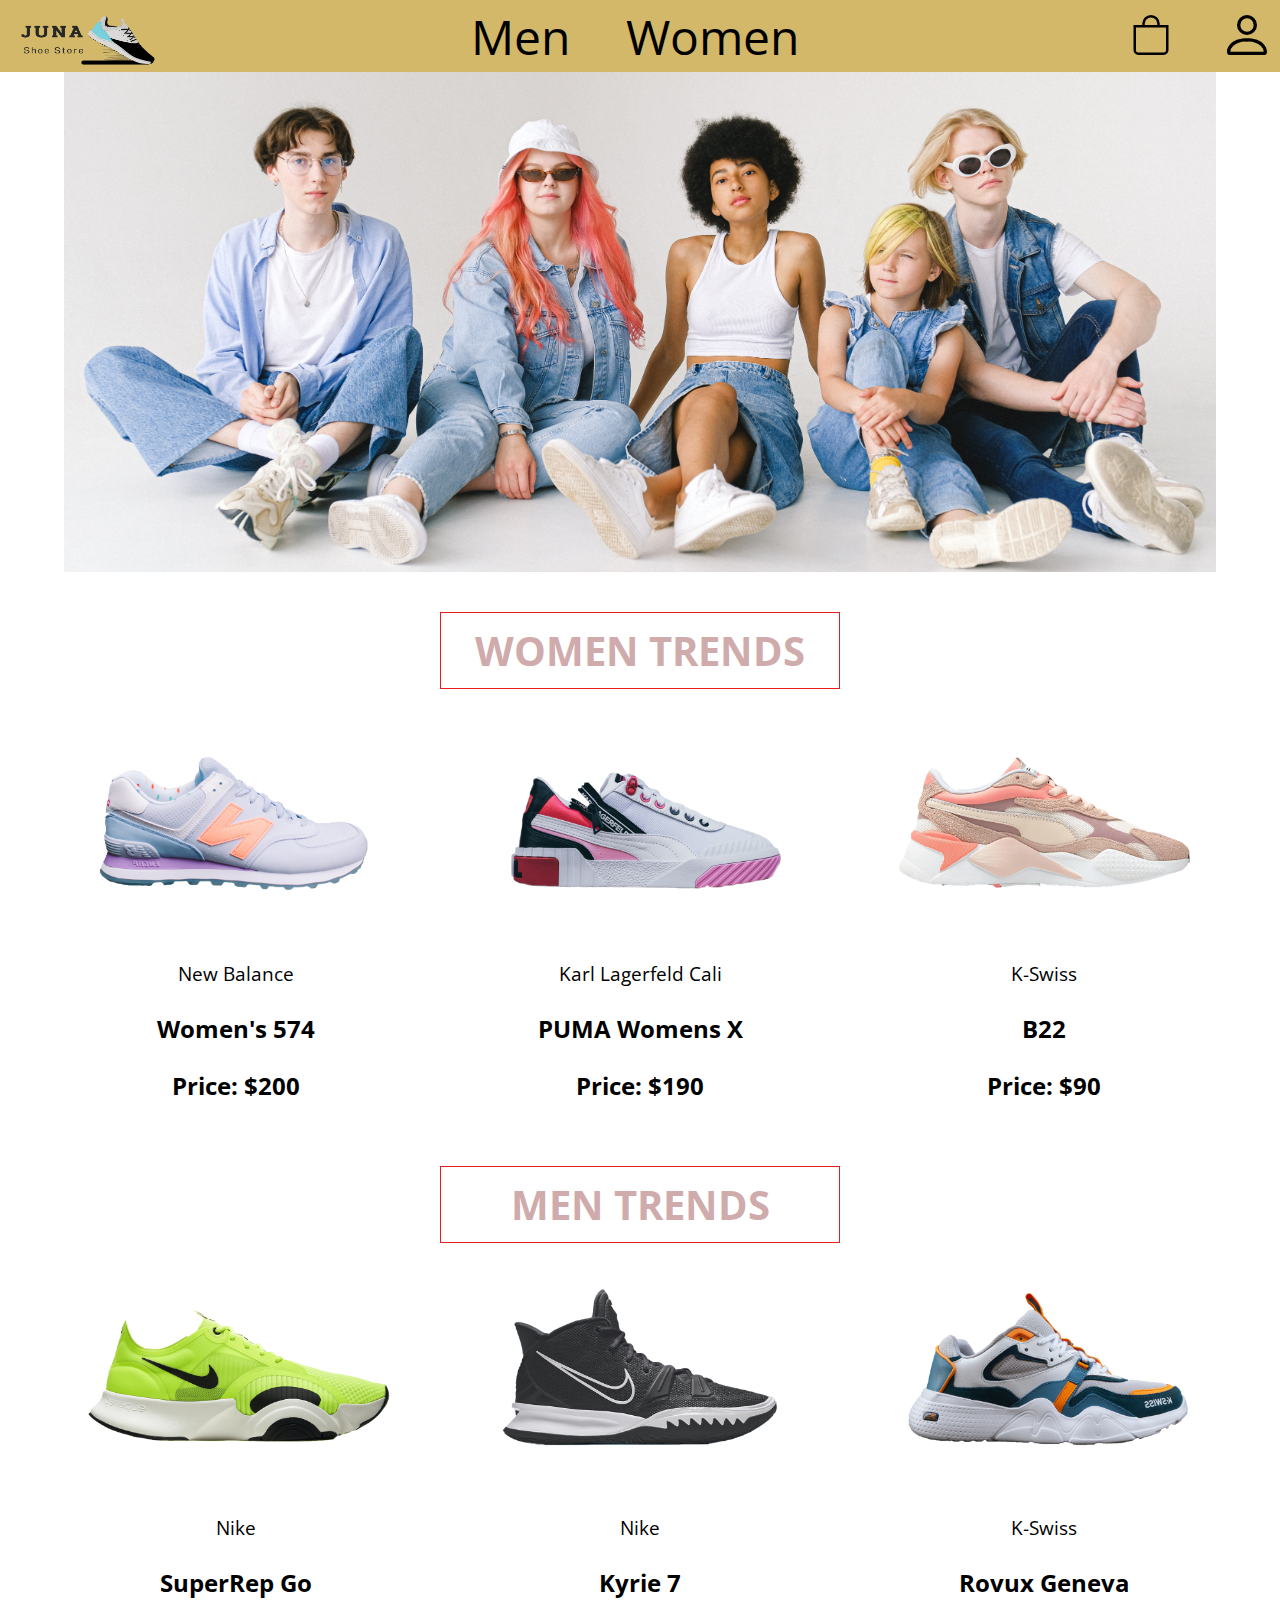
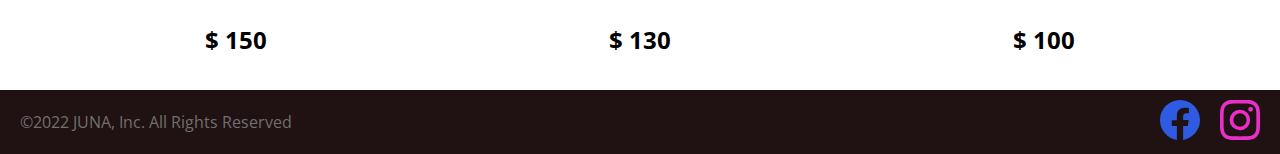
<file: e-commerce webiste/index.html>
<!DOCTYPE html>
<html lang="en">

<head>
    <meta charset="UTF-8">
    <meta http-equiv="X-UA-Compatible" content="IE=edge">
    <meta name="viewport" content="width=device-width, initial-scale=1.0">
    <link rel="stylesheet" href="share.css" type="text/css">
    <link rel="stylesheet" href="index.css" type="text/css">
    <title>Main Page</title>
    <!-- /*all code was written by Natsasion*/ -->
    <!-- /*only some parts are written by others and already defined by their name*/ -->
    <!-- Images are freely-usable from https://www.pexels.com/ and https://unsplash.com/ -->
</head>

<body onload="getWomenTrends(), getMenTrends()">
    <header>
        <ul id="headNav">
            <li id="subHeadLogo">
                <a href="index.html"><img src="./images/logo.png" alt="logoshop"></a>
            </li>
            <div class="subHeadNav">
                <li><a href="men.html">Men</a></li>
                <li><a href="women.html">Women</a></li>
            </div>
            <div class="subHeadNav">
                <li>
                <li><a href="checkout.html"><img src="./images/icons/bag.svg" alt="bag svg" id="cartIcon" /></a></li>
                </li>
                <li id="loginArea">
                    <a href="login.html" id="loginLink"><img src="./images/icons/person.svg" alt="login svg"
                            id='logIcon' /></a>
                </li>
            </div>
        </ul>
        <!-- use link to make the nav bar for tablet or mobile version -->
        <a href="#side-drawer" class="hamburger">
            <span class="bar"></span>
            <span class="bar"></span>
            <span class="bar"></span>
        </a>
        <aside id="side-drawer">
            <header>
                <a href="#" class="hamburger">
                    <span class="bar"></span>
                    <span class="bar"></span>
                    <span class="bar"></span>
                </a>
            </header>
            <ul id="mysideBar">
                <li><a href="index.html" id="home">home</a></li>
                <li><a href="men.html" id="men">Men</a></li>
                <li><a href="women.html" id="women">Women</a></li>
                <li><a href="checkout.html" id='myBag'>bag</a>
                </li>
                <li><a href="login.html" id='logo'>log in</a>
                </li>
            </ul>
        </aside>
        <div id="userMenu">
            <div class="userMenuItem">
                <button class="menuButton">Order</button>
            </div>
            <div class="userMenuItem">
                <button class="menuButton" onclick="logout()">Log out</button>
            </div>
    </header>

    <main>
        <section>
            <div id="mainPic">
                <h1 id="textMain"><a href="list.html"></a></h1>
            </div>
        </section>
        <section id="trendsBox">
            <h2>Women Trends</h2>
            <div class="trendContainer" id="womenContainer">
                <!-- Commented out and using JS to accomplish this part -->
                <!-- <div>
                    <img src="./images/shoe10002.png" alt="Kyrie 7">
                    <p>Kyrie 7</p>
                </div>
                <div>
                    <img src="./images/shoe10003.png" alt="Rovux Geneva">
                    <p>Rovux Geneva</p>
                </div>
                <div>
                    <img src="./images/shoe10001.png" alt="SuperRep Go">
                    <p>SuperRep Go</p>
                </div> -->
            </div>
            <h2>Men Trends</h2>
            <div class="trendContainer" id="menContainer">
                <!-- Commented out and using JS to accomplish this part -->
                <!-- <div>
                    <img src="./images/shoe10007.png" alt="Women's 574">
                    <p>Women's 574</p>
                </div>
                <div>
                    <img src="./images/shoe10009.png" alt="B22">
                    <p>B22</p>
                </div>
                <div>
                    <img src="./images/shoe10008.png" alt="PUMA Womens X">
                    <p>PUMA Womens X</p>
                </div> -->
            </div>
        </section>
    </main>
    <footer>
        <ul id="footerBox">
            <li>&#169;2022 JUNA, Inc. All Rights Reserved</li>
            <div id="socialMedia">
                <li id="facebook">
                    <a href="https://www.facebook.com/"><img src="./images/icons/facebook.svg" alt="facebook svg" /></a>
                </li>
                <li id="instagram">
                    <a href="https://www.instagram.com/"><img src="./images/icons/instagram.svg"
                            alt="instagram svg" /></a>
                </li>
            </div>
        </ul>
    </footer>
    <script src="script.js"></script>
</body>

</html>
</file>
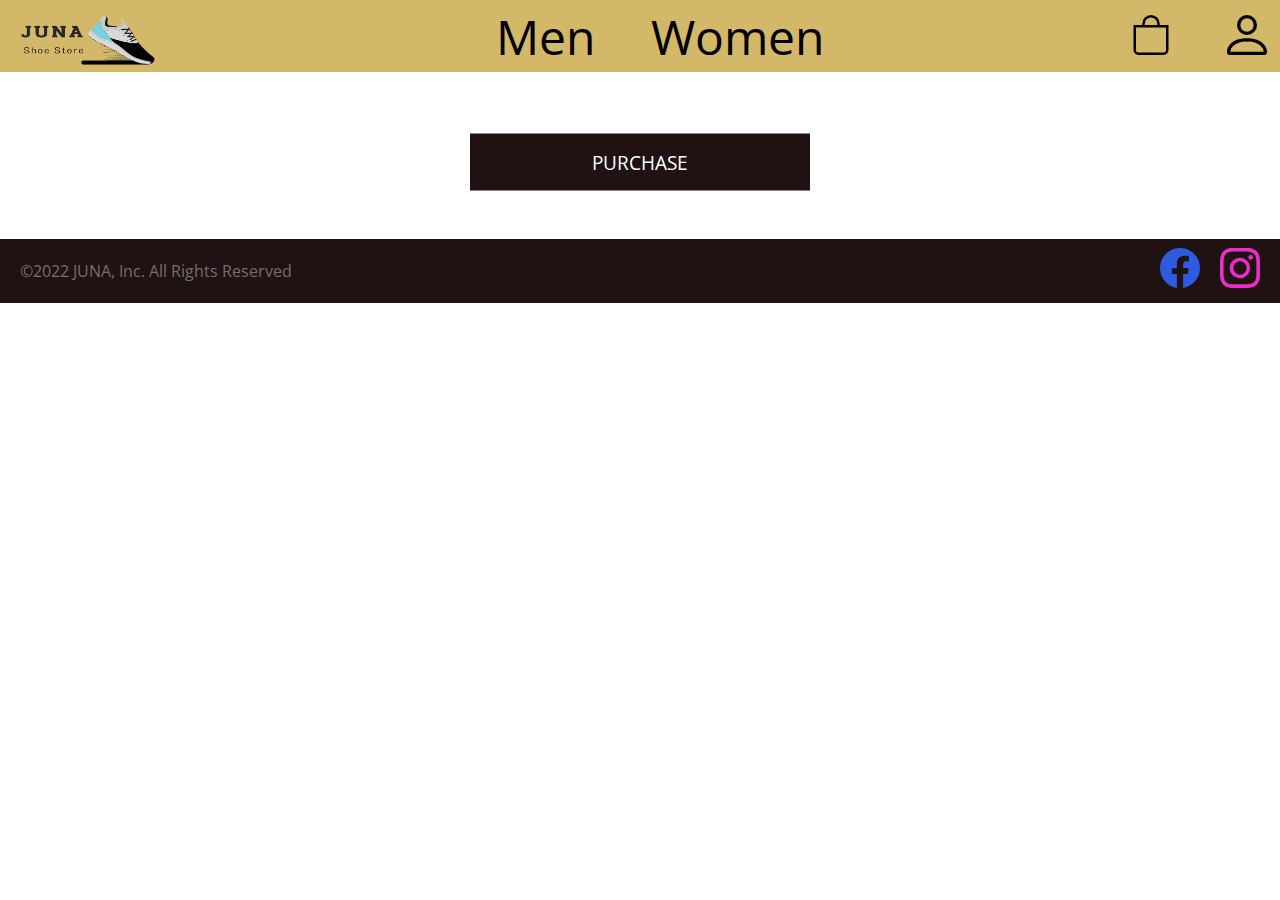
<file: e-commerce webiste/checkout.html>
<!DOCTYPE html>
<html lang="en">

<head>
    <meta charset="UTF-8">
    <meta http-equiv="X-UA-Compatible" content="IE=edge">
    <meta name="viewport" content="width=device-width, initial-scale=1.0">
    <link rel="stylesheet" href="share.css" type="text/css">
    <link rel="stylesheet" href="checkout.css" type="text/css">
    <title>Checkout Page</title>
    <!-- /*all code was written by Natsasion*/ -->
    <!-- /*only some parts are written by others and already defined by their name*/ -->
</head>

<body onload="displayFinalCart()">
    <div id="backdrop"></div>
    <header>
        <ul id="headNav">
            <li id="subHeadLogo">
                <a href="index.html"><img src="./images/logo.png" alt="logoshop"></a>
            </li>
            <li>
                <ul class="subHeadNav">
                    <li><a href="men.html">Men</a></li>
                    <li><a href="women.html">Women</a></li>
                </ul>
            </li>
            <li>
                <ul class="subHeadNav">
                    <li><a href="checkout.html"><img src="./images/icons/bag.svg" alt="bag svg" /></a></li>
                    <li id="loginArea">
                        <a href="login.html" id="loginLink"><img src="./images/icons/person.svg" alt="login svg"
                                id='logIcon' /></a>
                    </li>
                </ul>
            </li>
        </ul>
        <!-- use link to make the nav bar for tablet or mobile version -->
        <a href="#side-drawer" class="hamburger">
            <span class="bar"></span>
            <span class="bar"></span>
            <span class="bar"></span>
        </a>
        <aside id="side-drawer">
            <header>
                <a href="#" class="hamburger">
                    <span class="bar"></span>
                    <span class="bar"></span>
                    <span class="bar"></span>
                </a>
            </header>
            <ul id="mysideBar">
                <li><a href="index.html" id="home">home</a></li>
                <li><a href="men.html" id="men">Men</a></li>
                <li><a href="women.html" id="women">Women</a></li>
                <li><a href="checkout.html" id='myBag'>bag</a>
                </li>
                <li><a href="login.html" id='logo'>log in</a>
                </li>
            </ul>
        </aside>
        <div id="userMenu">
            <div class="userMenuItem">
                <button class="menuButton">Order</button>
            </div>
            <div class="userMenuItem">
                <button class="menuButton" onclick="logout()">Log out</button>
            </div>
    </header>
    <main>
        <section id="checkoutBlock">
            <!-- <div class="itemBox">
                <div class="cartImg">
                    <img src="images\shoe10001.png" alt="">
                </div>
                <div class="cartText">
                    <h2>SuperRep Go</h2>
                    <h2>Men's Sport Shoes</h2>
                    <h2>US 8.5</h2>
                    <h2>$100</h2>
                </div>
            </div>

            <div class="itemBox">
                <div class="cartImg">
                    <img src="images\shoe10002.png" alt="">
                </div>
                <div class="cartText">
                    <h2>SuperRep Go</h2>
                    <h2>Men's Sport Shoes</h2>
                    <h2>US 8.5</h2>
                    <h2>$100</h2>
                </div>
            </div> -->
        </section>

        <section id="purchaseBox">
            <h2 id="totalPurchase"></h2>
            <button id="purchaseButton" onclick="purchase()">Purchase</button>
        </section>

        <section id="emptyCart">
            <h1>You Have No Items in Cart</h1>
        </section>

        <section id="thanks">
            <h1>Thank You!</h1>
        </section>

        <footer>
            <ul id="footerBox">
                <li>&#169;2022 JUNA, Inc. All Rights Reserved</li>
                <div id="socialMedia">
                    <li id="facebook">
                        <a href="https://www.facebook.com/"><img src="./images/icons/facebook.svg"
                                alt="facebook svg" /></a>
                    </li>
                    <li id="instagram">
                        <a href="https://www.instagram.com/"><img src="./images/icons/instagram.svg"
                                alt="instagram svg" /></a>
                    </li>
                </div>
            </ul>
        </footer>
        <script src="script.js"></script>
</body>

</html>
</file>
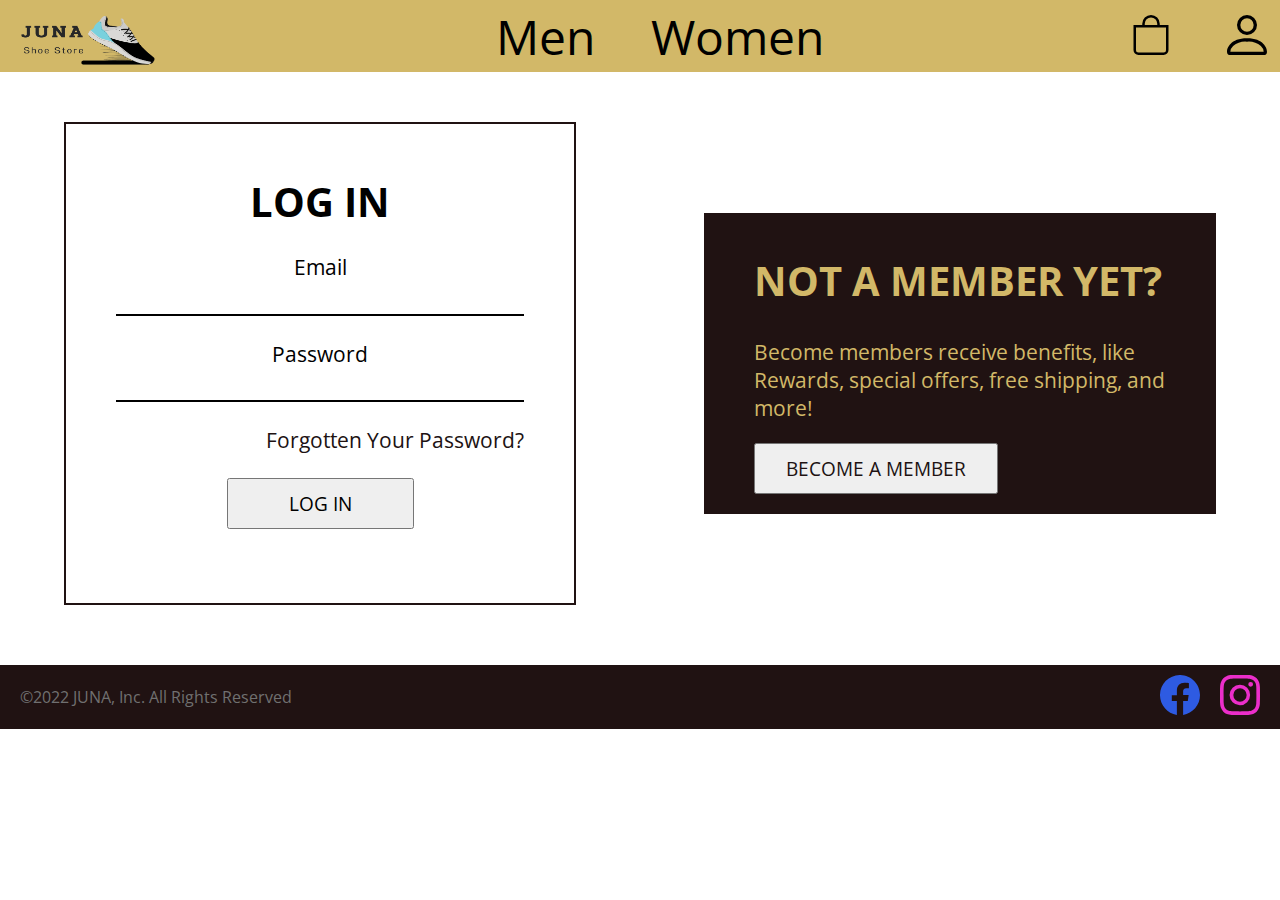
<file: e-commerce webiste/login.html>
<!DOCTYPE html>
<html lang="en">

<head>
    <meta charset="UTF-8">
    <meta http-equiv="X-UA-Compatible" content="IE=edge">
    <meta name="viewport" content="width=device-width, initial-scale=1.0">
    <link rel="stylesheet" href="share.css" type="text/css">
    <link rel="stylesheet" href="login.css" type="text/css">
    <title>Login Page</title>
    <!-- /*all code was written by Natsasion*/ -->
    <!-- /*only some parts are written by others and already defined by their name*/ -->
</head>

<body>
    <div id="backdrop"></div>
    <header>
        <ul id="headNav">
            <li id="subHeadLogo">
                <a href="index.html"><img src="./images/logo.png" alt="logoshop"></a>
            </li>
            <li>
                <ul class="subHeadNav">
                    <li><a href="men.html">Men</a></li>
                    <li><a href="women.html">Women</a></li>
                </ul>
            </li>
            <li>
                <ul class="subHeadNav">
                    <li><a href="cart.html"><img src="./images/icons/bag.svg" alt="bag svg" id="cartIcon" /></a></li>
                    <li id="loginArea">
                        <a href="login.html" id="loginLink"><img src="./images/icons/person.svg" alt="login svg"
                                id='logIcon' /></a>
                    </li>
                </ul>
            </li>
        </ul>
        <!-- use link to make the nav bar for tablet or mobile version -->
        <a href="#side-drawer" class="hamburger">
            <span class="bar"></span>
            <span class="bar"></span>
            <span class="bar"></span>
        </a>
        <aside id="side-drawer">
            <header>
                <a href="#" class="hamburger">
                    <span class="bar"></span>
                    <span class="bar"></span>
                    <span class="bar"></span>
                </a>
            </header>
            <ul id="mysideBar">
                <li><a href="index.html" id="home">home</a></li>
                <li><a href="men.html" id="men">Men</a></li>
                <li><a href="women.html" id="women">Women</a></li>
                <li><a href="checkout.html" id='myBag'>bag</a>
                </li>
                <li><a href="login.html" id='logo'>log in</a>
                </li>
            </ul>
        </aside>
        <div id="userMenu">
            <div class="userMenuItem">
                <button class="menuButton">Order</button>
            </div>
            <div class="userMenuItem">
                <button class="menuButton" onclick="logout()">Log out</button>
            </div>
    </header>

    <main id="mainContainer">
        <section id="login">
            <div id="loginForm">
                <h2>Log In</h2>
                <div id="formContent">
                    <div>
                        <label for="email">Email</label>
                        <input type="email" id="loginName" name="email">
                    </div>
                    <div>
                        <label for="password">Password</label>
                        <input type="password" id="loginPassword" name="password">
                        <span id="lPasswordAlert"></span>
                    </div>
                    <div class="linkInform1">
                        <a href="">Forgotten Your Password?</a>
                    </div>
                    <div id="linkInform">
                        <button id="loginButton" type="submit" value="Login" onclick="login()">Log In</button>
                    </div>
                </div>
        </section>
        <section>
            <div id="askRegister">
                <h2>Not a member yet?</h2>
                <p>
                    Become members receive benefits, like Rewards, special offers, free shipping, and more!
                </p>
                <button id="member"><a href="registration.html">Become a member</a></button>
            </div>
        </section>
    </main>

    <footer>
        <ul id="footerBox">
            <li>&#169;2022 JUNA, Inc. All Rights Reserved</li>
            <div id="socialMedia">
                <li id="facebook">
                    <a href="https://www.facebook.com/"><img src="./images/icons/facebook.svg" alt="facebook svg" /></a>
                </li>
                <li id="instagram">
                    <a href="https://www.instagram.com/"><img src="./images/icons/instagram.svg"
                            alt="instagram svg" /></a>
                </li>
            </div>
        </ul>
    </footer>
    <script src="script.js"></script>
</body>

</html>
</file>
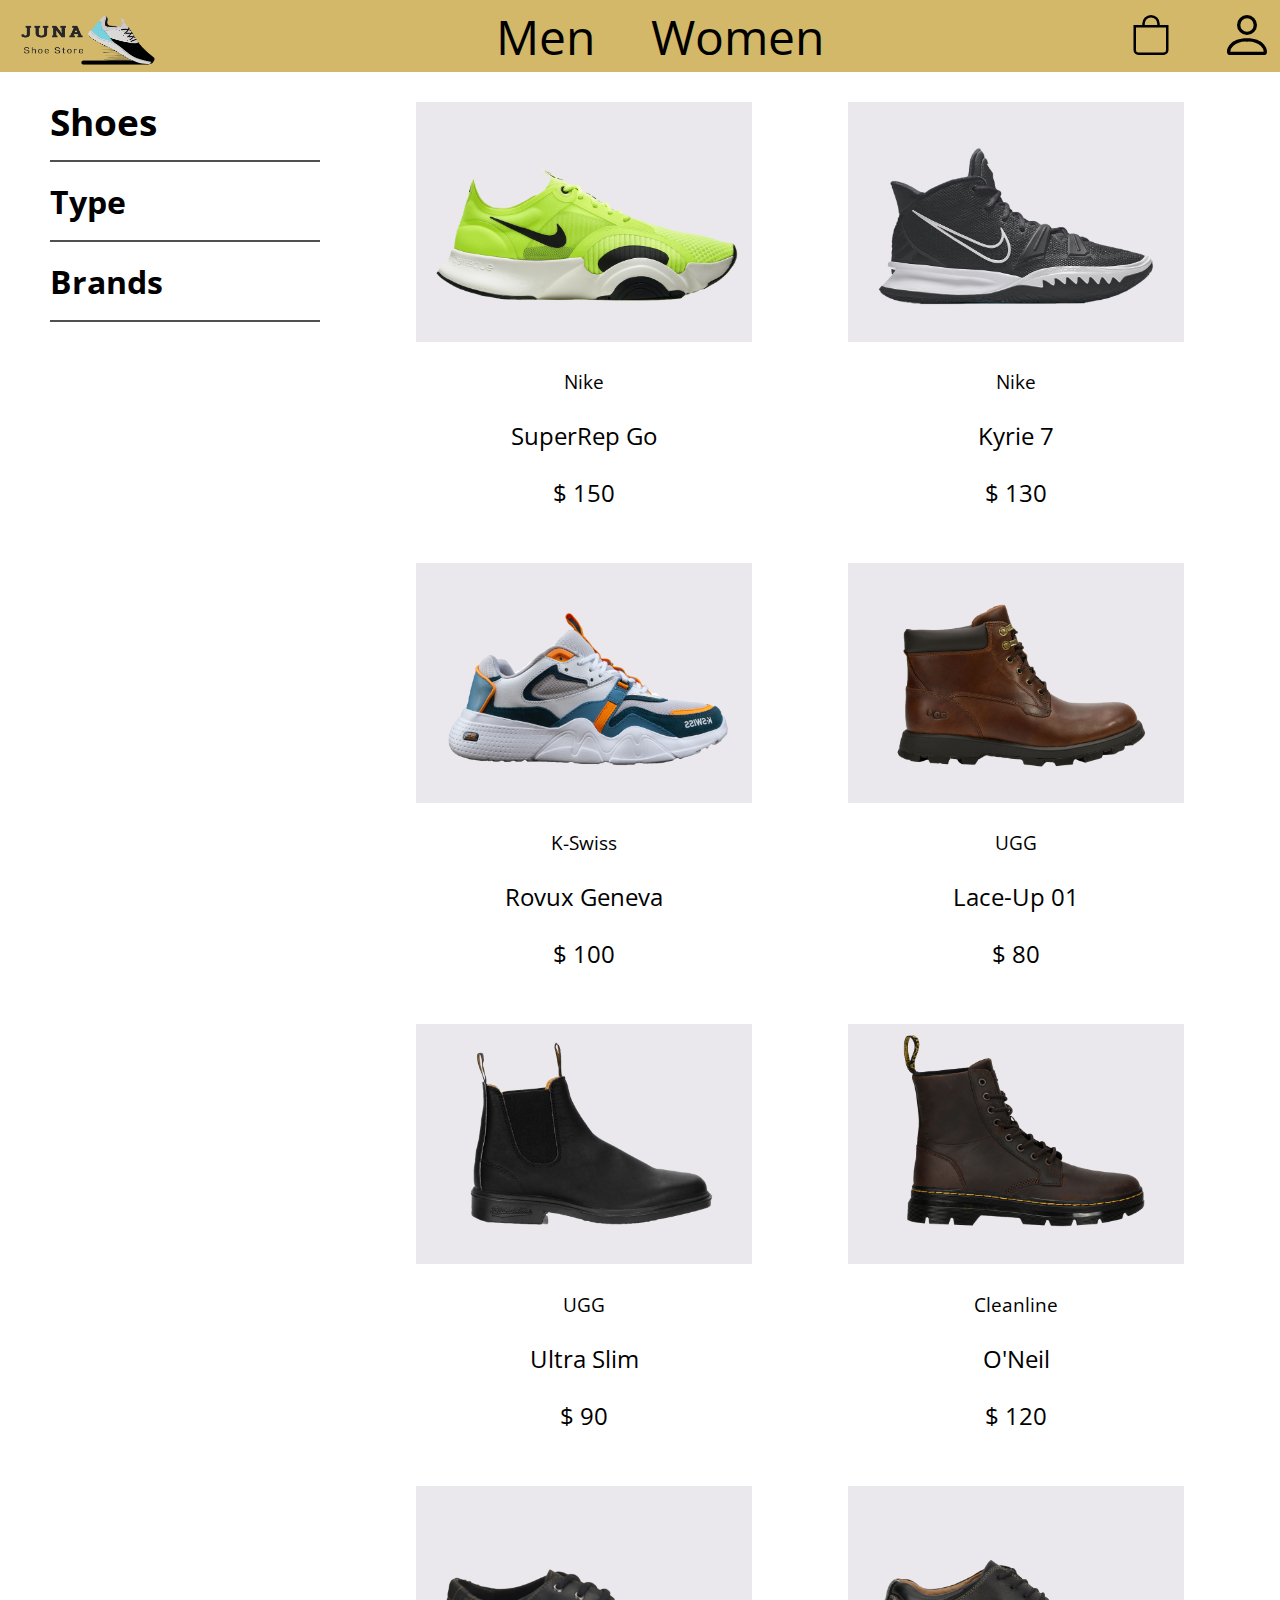
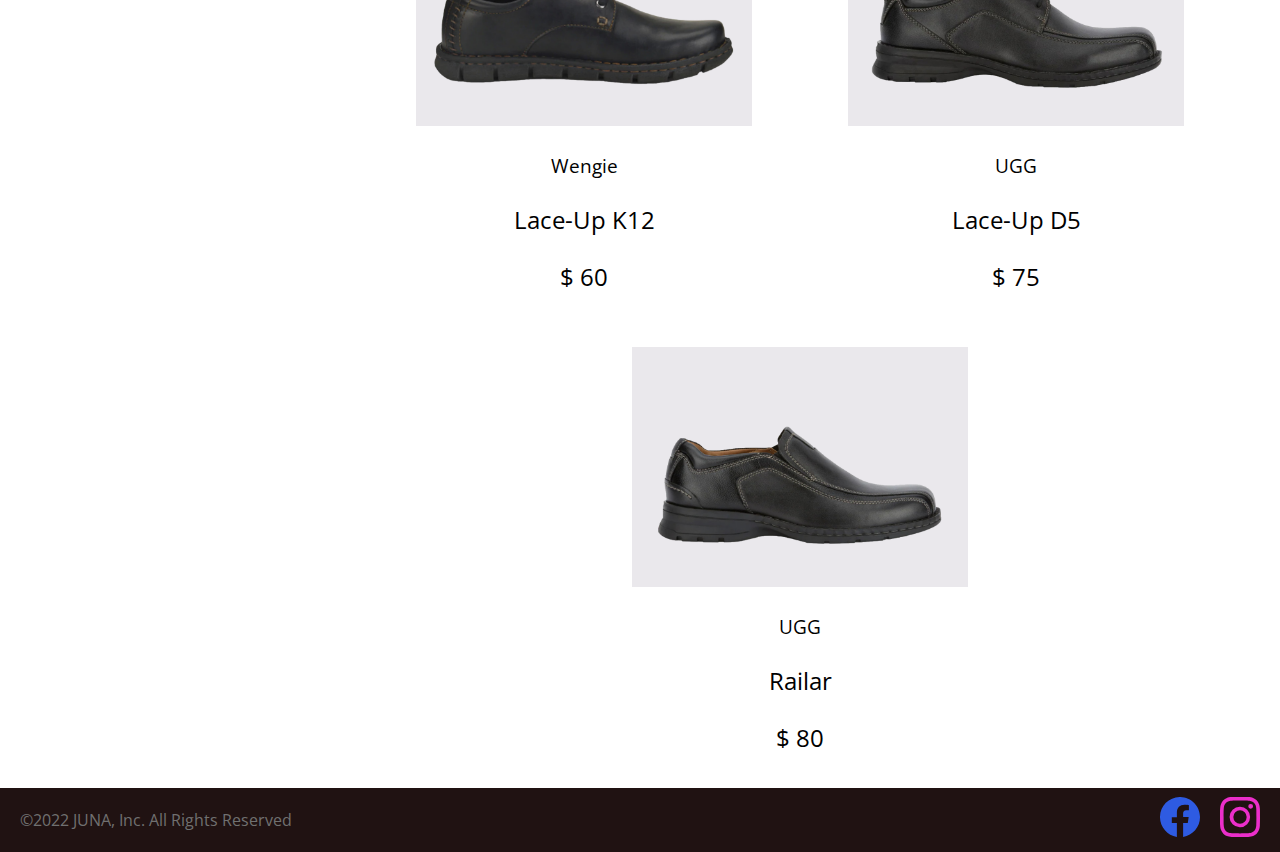
<file: e-commerce webiste/men.html>
<!DOCTYPE html>
<html lang="en">

<head>
    <meta charset="UTF-8">
    <meta http-equiv="X-UA-Compatible" content="IE=edge">
    <meta name="viewport" content="width=device-width, initial-scale=1.0">
    <link rel="stylesheet" href="share.css" type="text/css">
    <link rel="stylesheet" href="list.css" type="text/css">
    <title>Men Page</title>
</head>
<!-- /*all code was written by Natsasion*/ -->
<!-- /*only some parts are written by others and already defined by their name*/ -->

<body onload="listMenShoes()">
    <header>
        <ul id="headNav">
            <li id="subHeadLogo">
                <a href="index.html"><img src="./images/logo.png" alt="logoshop"></a>
            </li>
            <li>
                <ul class="subHeadNav">
                    <li><a href="men.html">Men</a></li>
                    <li><a href="women.html">Women</a></li>
                </ul>
            </li>
            <li>
                <ul class="subHeadNav">
                    <li><a href="checkout.html"><img src="./images/icons/bag.svg" alt="bag svg" id="cartIcon" /></a>
                    </li>
                    <li id="loginArea">
                        <a href="login.html" id="loginLink"><img src="./images/icons/person.svg" alt="login svg"
                                id='logIcon' /></a>
                    </li>
                </ul>
            </li>
        </ul>
        <!-- use link to make the nav bar for tablet or mobile version -->
        <a href="#side-drawer" class="hamburger">
            <span class="bar"></span>
            <span class="bar"></span>
            <span class="bar"></span>
        </a>
        <aside id="side-drawer">
            <header>
                <a href="#" class="hamburger">
                    <span class="bar"></span>
                    <span class="bar"></span>
                    <span class="bar"></span>
                </a>
            </header>
            <ul id="mysideBar">
                <li><a href="index.html" id="home">home</a></li>
                <li><a href="men.html" id="men">Men</a></li>
                <li><a href="women.html" id="women">Women</a></li>
                <li><a href="checkout.html" id='myBag'>bag</a>
                </li>
                <li><a href="login.html" id='logo'>log in</a>
                </li>
            </ul>
        </aside>
        <div id="userMenu">
            <div class="userMenuItem">
                <button class="menuButton">Order</button>
            </div>
            <div class="userMenuItem">
                <button class="menuButton" onclick="logout()">Log out</button>
            </div>
    </header>

    <main>
        <div id="productContainer">

            <section id="leftContent">
                <div id="ourShoes">
                    <h2>Shoes</h2>
                </div>
                <div>
                    <h3 id="dropdown1">Type</h3>
                    <div id="typeSub">
                        <h4 onclick="filterByType('Sports','Men')">Sports</h4>
                        <h4 onclick="filterByType('Boots','Men')">Boots</h4>
                        <h4 onclick="filterByType('Casual','Men')">Casual</h4>
                    </div>
                </div>
                <div>
                    <h3 id="dropdown2">Brands</h3>
                    <div id="typeSub2">
                        <h4 onclick="filterByBrand('Nike','Men')">Nike</h4>
                        <h4 onclick="filterByBrand('K-Swiss','Men')">K-Swiss</h4>
                        <h4 onclick="filterByBrand('UGG','Men')">UGG</h4>
                        <h4 onclick="filterByBrand('Cleanline','Men')">Cleanline</h4>
                        <h4 onclick="filterByBrand('New Balance','Men')">New Balance</h4>
                        <h4 onclick="filterByBrand('Karl Lagerfeld Cali','Men')">Karl Lagerfeld Cali</h4>
                        <h4 onclick="filterByBrand('Eddie','Men')">Eddie</h4>
                    </div>
                </div>
            </section>

            <section id="rightContent">

                <!-- here we load MEN'S PRODUCTS from array -->

            </section>
        </div>
    </main>


    <footer>
        <ul id="footerBox">
            <li>&#169;2022 JUNA, Inc. All Rights Reserved</li>
            <div id="socialMedia">
                <li id="facebook">
                    <a href="https://www.facebook.com/"><img src="./images/icons/facebook.svg" alt="facebook svg" /></a>
                </li>
                <li id="instagram">
                    <a href="https://www.instagram.com/"><img src="./images/icons/instagram.svg"
                            alt="instagram svg" /></a>
                </li>
            </div>
        </ul>
    </footer>
    <script src="list.js"></script>
    <script src="script.js"></script>
</body>

</html>
</file>
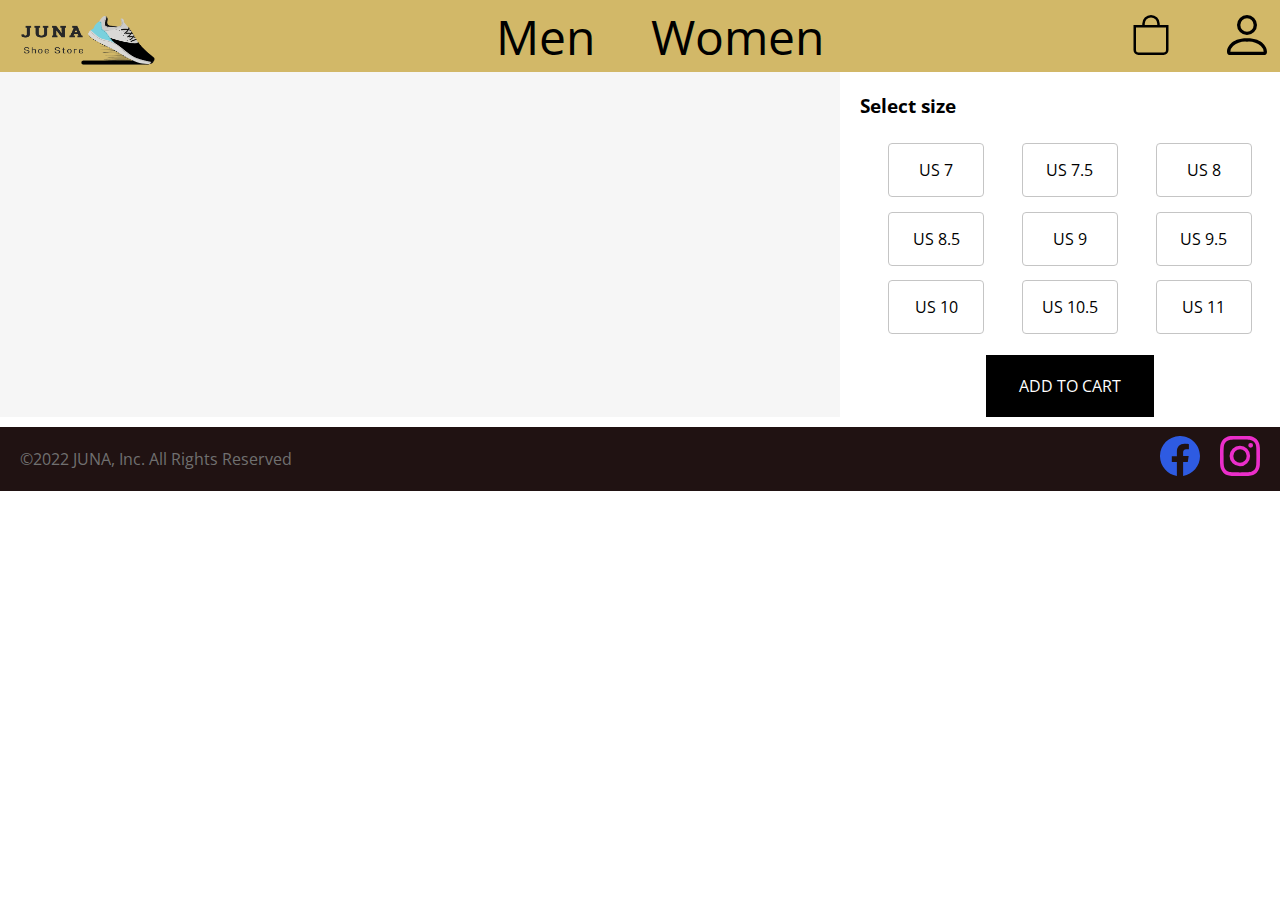
<file: e-commerce webiste/product.html>
<!DOCTYPE html>
<html lang="en">

<head>
    <meta charset="UTF-8">
    <meta http-equiv="X-UA-Compatible" content="IE=edge">
    <meta name="viewport" content="width=device-width, initial-scale=1.0">
    <link rel="stylesheet" href="share.css" type="text/css">
    <link rel="stylesheet" href="product.css" type="text/css">
    <title>Product Page</title>
    <!-- /*all code was written by Natsasion*/ -->
    <!-- /*only some parts are written by others and already defined by their name*/ -->
</head>

<body onload="getId()">
    <header>
        <ul id="headNav">
            <li id="subHeadLogo">
                <a href="index.html"><img src="./images/logo.png" alt="logoshop"></a>
            </li>
            <li>
                <ul class="subHeadNav">
                    <li><a href="men.html">Men</a></li>
                    <li><a href="women.html">Women</a></li>
                </ul>
            </li>
            <li>
                <ul class="subHeadNav">
                    <li><a href="checkout.html"><img src="./images/icons/bag.svg" alt="bag svg" id="cartIcon" /></a>
                    </li>
                    <li id="loginArea">
                        <a href="login.html" id="loginLink"><img src="./images/icons/person.svg" alt="login svg"
                                id='logIcon' /></a>
                    </li>
                </ul>
            </li>
        </ul>
        <!-- use link to make the nav bar for tablet or mobile version -->
        <a href="#side-drawer" class="hamburger">
            <span class="bar"></span>
            <span class="bar"></span>
            <span class="bar"></span>
        </a>
        <aside id="side-drawer">
            <header>
                <a href="#" class="hamburger">
                    <span class="bar"></span>
                    <span class="bar"></span>
                    <span class="bar"></span>
                </a>
            </header>
            <ul id="mysideBar">
                <li><a href="index.html" id="home">home</a></li>
                <li><a href="men.html" id="men">Men</a></li>
                <li><a href="women.html" id="women">Women</a></li>
                <li><a href="checkout.html" id='myBag'>bag</a>
                </li>
                <li><a href="login.html" id='logo'>log in</a>
                </li>
            </ul>
        </aside>
        <div id="userMenu">
            <div class="userMenuItem">
                <button class="menuButton">Order</button>
            </div>
            <div class="userMenuItem">
                <button class="menuButton" onclick="logout()">Log out</button>
            </div>
    </header>

    <main>
        <div id="bodyContainer">
            <section id="mainImage">
                <img id="imageurl">
            </section>
            <section>
                <section id="cart">
                    <div id="cartCloseButton" class="cartBlock">
                        <button onclick="closeCart()" id="closeBtn">X</button>
                    </div>
                    <div class="cartBlock">
                        <p>ADDED TO BAG!</p>
                    </div>
                    <div class="cartBlock">
                        <img id="smallimage">
                    </div>
                    <div class="cartBlock">
                        <p id="total"></p>
                    </div>
                    <div class="cartBlock">
                        <button id="checkOutBtn" onclick="location.href = 'checkout.html'">Checkout</button>
                    </div>
                </section>
                <section id="detailContent">
                    <h3 id="id"></h3>
                    <h1 id="modelname"></h1>
                    <p id="brand"></p>
                    <p id="gender"></p>
                    <h4 id="price"></h4>
                    <div>
                        <h3 id="selectSize">Select size</h3>
                        <ul id="sizeBox">
                            <li id="us7" onclick="selectSize(this.id)">US 7</li>
                            <li id="us75" onclick="selectSize(this.id)">US 7.5</li>
                            <li id="us8" onclick="selectSize(this.id)">US 8</li>
                            <li id="us85" onclick="selectSize(this.id)">US 8.5</li>
                            <li id="us9" onclick="selectSize(this.id)">US 9</li>
                            <li id="us95" onclick="selectSize(this.id)">US 9.5</li>
                            <li id="us10" onclick="selectSize(this.id)">US 10</li>
                            <li id="us105" onclick="selectSize(this.id)">US 10.5</li>
                            <li id="us11" onclick="selectSize(this.id)">US 11</li>
                        </ul>
                    </div>

                    <input type="hidden" name="shoe's name" value="Nike SuperRep Go">
                    <input type="hidden" name="price" value="180">
                    <div id="buttonCart">
                        <button onclick="displayCart()" id="addTocart">Add to cart</button>
                    </div>
                </section>
            </section>
        </div>
    </main>

    <footer>
        <ul id="footerBox">
            <li>&#169;2022 JUNA, Inc. All Rights Reserved</li>
            <div id="socialMedia">
                <li id="facebook">
                    <a href="https://www.facebook.com/"><img src="./images/icons/facebook.svg" alt="facebook svg" /></a>
                </li>
                <li id="instagram">
                    <a href="https://www.instagram.com/"><img src="./images/icons/instagram.svg"
                            alt="instagram svg" /></a>
                </li>
            </div>
        </ul>
    </footer>
    <script src="script.js"></script>
</body>

</html>
</file>
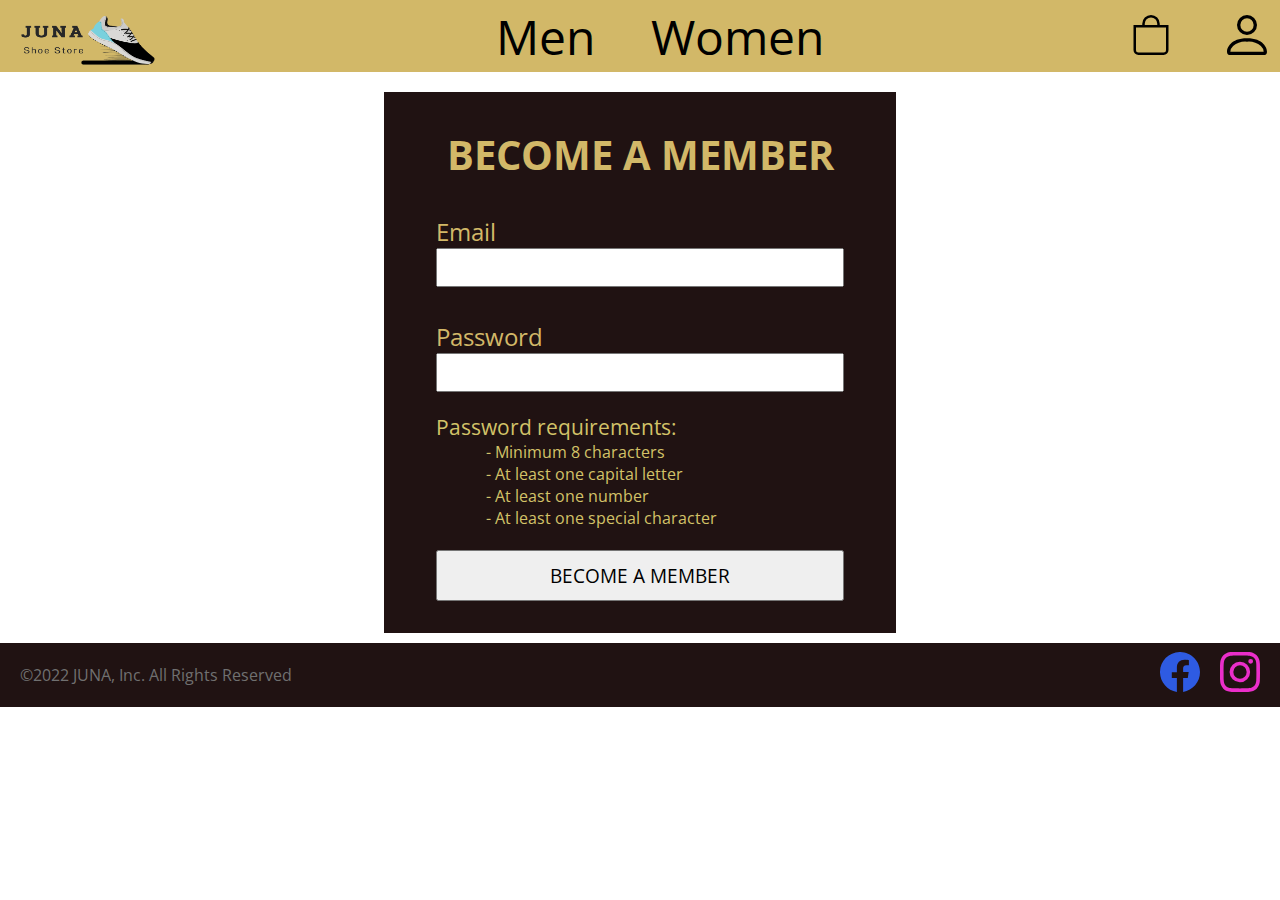
<file: e-commerce webiste/registration.html>
<!DOCTYPE html>
<html lang="en">

<head>
    <meta charset="UTF-8">
    <meta http-equiv="X-UA-Compatible" content="IE=edge">
    <meta name="viewport" content="width=device-width, initial-scale=1.0">
    <link rel="stylesheet" href="share.css" type="text/css">
    <link rel="stylesheet" href="registration.css" type="text/css">
    <title>Main Page</title>
    <!-- /*all code was written by Natsasion*/ -->
    <!-- /*only some parts are written by others and already defined by their name*/ -->
</head>

<body>
    <div id="backdrop"></div>
    <header>
        <ul id="headNav">
            <li id="subHeadLogo">
                <a href="index.html"><img src="./images/logo.png" alt="logoshop"></a>
            </li>
            <li>
                <ul class="subHeadNav">
                    <li><a href="men.html">Men</a></li>
                    <li><a href="women.html">Women</a></li>
                </ul>
            </li>
            <li>
                <ul class="subHeadNav">
                    <li><a href="checkout.html"><img src="./images/icons/bag.svg" alt="bag svg" id="cartIcon" /></a>
                    </li>
                    <li id="loginArea">
                        <a href="login.html" id="loginLink"><img src="./images/icons/person.svg" alt="login svg"
                                id='logIcon' /></a>
                    </li>
                </ul>
            </li>
        </ul>
        <!-- use link to make the nav bar for tablet or mobile version -->
        <a href="#side-drawer" class="hamburger">
            <span class="bar"></span>
            <span class="bar"></span>
            <span class="bar"></span>
        </a>
        <aside id="side-drawer">
            <header>
                <a href="#" class="hamburger">
                    <span class="bar"></span>
                    <span class="bar"></span>
                    <span class="bar"></span>
                </a>
            </header>
            <ul id="mysideBar">
                <li><a href="index.html" id="home">home</a></li>
                <li><a href="men.html" id="men">Men</a></li>
                <li><a href="women.html" id="women">Women</a></li>
                <li><a href="checkout.html" id='myBag'>bag</a>
                </li>
                <li><a href="login.html" id='logo'>log in</a>
                </li>
            </ul>
        </aside>
        <div id="userMenu">
            <div class="userMenuItem">
                <button class="menuButton">Order</button>
            </div>
            <div class="userMenuItem">
                <button class="menuButton" onclick="logout()">Log out</button>
            </div>
    </header>

    <main>
        <section id="regisContainer">
            <h2>Become a member</h2>
            <section>
                <div id="registrationForm">
                    <div id="formContent">
                        <label for="email">Email</label><br>
                        <input type="email" id="userName" name="userName"><br><br>

                        <label for="password">Password</label><br>
                        <input type="password" id="password" name="password">

                        <span class="alert" id="rPasswordAlert"></span>
                        <div id="passReq">
                            <p>Password requirements:</p>
                            <ul>
                                <li>- Minimum 8 characters</li>
                                <li>- At least one capital letter</li>
                                <li>- At least one number</li>
                                <li>- At least one special character</li>
                            </ul>
                        </div>
                        <div id="regisBtn">
                            <button onclick="register()">Become a Member</button>
                        </div>
                    </div>
            </section>
    </main>

    <footer>
        <ul id="footerBox">
            <li>&#169;2022 JUNA, Inc. All Rights Reserved</li>
            <div id="socialMedia">
                <li id="facebook">
                    <a href="https://www.facebook.com/"><img src="./images/icons/facebook.svg" alt="facebook svg" /></a>
                </li>
                <li id="instagram">
                    <a href="https://www.instagram.com/"><img src="./images/icons/instagram.svg"
                            alt="instagram svg" /></a>
                </li>
            </div>
        </ul>
    </footer>

    <script src="script.js"></script>
</body>

</html>
</file>
<file: e-commerce webiste/share.css>
/*all code was written by Natsasion*/
/*only some parts are written by others and already defined by their name*/

@import url('https://fonts.googleapis.com/css2?family=Open+Sans:wght@700&display=swap&family=Open+Sans:wght@400;600');





/* Header & Footer############################################################################## */

body{
    margin: 0;
    font-family: 'Open Sans', sans-serif;
}

#headNav{
	display: flex;
    justify-content: space-between;
    height: 4.5rem;
    background-color: #D2B868;
    align-items: center;
    padding: 0 10px;
    margin: 0;
}

.subHeadNav{
    display: flex;
    justify-content: space-between;
}

.subHeadNav li{
    margin: 0 25px;
}

#loginArea{
    margin-right: 0;
}
#subHeadLogo{
    margin-right: 50px;
}

#subHeadLogo a{
    vertical-align: middle;
}

#subHeadLogo img{
    width: 150px;
    height: 50px;
    position: relative;
    top: 10px;
}

header ul{
    padding: 0;
}

#headNav li, footer li{
    list-style: none;
}

#headNav li:hover{
    text-decoration: underline;
    color: rgb(64, 24, 24);
}

#headNav li a{
    display: inline-block;
    position: relative;
    padding: 3px;
}

/*animation*/
/**************************************************************/

#headNav li a::before {
    content: '';
    position: absolute;
    left: 0;
    bottom: 0;
    width: 0;
    height: 2px;
    background-color: #050505;
    transition: width 0.25s ease-out;
}

#headNav li a:hover::before {
    width: 100%;
}

#headNav li a{
    text-decoration: none;
    color: black;
    font-size: 3rem;
}

/**************************************************************/
/*menu for mobile version*/
.hamburger {
    width: 3rem;
    height: 3rem;
    display: flex;
    flex-direction: column;
    justify-content: space-around;
    display: none;
    position: fixed;
    top: 10px;
    right: 10px;
}

.hamburger span {
    display: block;
    width: 100%;
    height: 3px;
    background-color: rgb(0, 0, 0);
}

#side-drawer {
    width: 100%;
    background-color: #D2B868;
    position: fixed;
    top: 0;
    left: 0;
    display: none;
    z-index: 2;
}

#side-drawer:target {
    display: block;
}

#side-drawer header {
    display: flex;
    justify-content: flex-end;
    height: 4.5rem;
    align-items: center;
    padding: 0 10px;
}

#side-drawer ul {
    list-style: none;
    margin: 0;
    padding: 2rem 1rem;
    display: flex;
    flex-direction: column;
    align-items: center;
}

#side-drawer li {
    margin: 10px 0;
}

#mysideBar {
    font-size: 1.5rem;
    text-transform: uppercase;
    font-family: 'Open Sans', sans-serif;
}

#mysideBar li {
    text-decoration: none;
    font-family: 'Open Sans', sans-serif;
}

#mysideBar a {
    text-decoration: none;
    color: black;
}

#mysideBar a:hover {
    color: rgb(255, 255, 255);
}

/************************************************************/
/*Responsive version for tablet or moblie*/

@media (max-width: 870px) {

    .subHeadNav,
    #loginArea {
        display: none;
    }

    .hamburger {
        display: flex;
    }

    #headNav {
        position: fixed;
        top: 0;
        width: 100%;
    }

}


/*********************************************************/
/*login Position by Zaibing*/

#userMenu {
    display: flexbox;
    flex-direction: column;
    position: absolute;
    height: 100px;
    width: 140px;
    justify-content: center;
    margin-left: 95%;
    background-color: rgb(255, 255, 255);
    box-shadow: 2px 4px 8px rgb(68,67,67);
    visibility: hidden;
    /*natsasion*/
    right: 0;
    align-items: center;
}

.userMenuItem{
    padding: 10px;
    text-align: center;
}

.menuButton {
    font-size: 12px;
    border-radius: 10%;
    /*natsasion*/
    font-size: 0.75rem;
    padding: 8px 15px;
    background-color: black;
    color: #D2B868;
    border: 0;
    text-transform: uppercase;
    font-size: 10px;
}

/*natsaison*/
.menuButton:hover {
    cursor: pointer;
    background-color: #5a5959;
    color: white;
}
/*natsaison*/
#loginLink:hover{
    cursor: pointer;
}


/*********************************************************/
/*footer*/

header img, footer img{
    height: 2.5rem;
}

#footerBox {
    height: 4rem;
    background-color: #201212;
    margin-top: 10px;
    display: flex;
    align-items: center;
    justify-content: space-between;
    font-size: 1rem;
    margin-bottom: 0;
    padding-left: 20px;
    color: #707070;
    width: 100%;
}

#socialMedia {
    padding-right: 20px;
    display: flex;
    gap: 20px;
}

/*code from CSS filter generator to convert from black to target hex color
https://codepen.io/sosuke/pen/Pjoqqp*/
#facebook{
    filter: invert(30%) sepia(46%) saturate(6270%) hue-rotate(222deg) brightness(93%) contrast(90%);
}
#instagram{
    filter: invert(35%) sepia(82%) saturate(2594%) hue-rotate(285deg) brightness(89%) contrast(108%);
}

*{
    box-sizing: border-box;
}
</file>
<file: e-commerce webiste/index.css>
/*all code was written by Natsasion*/
/*only some parts are written by others and already defined by their name*/

#mainPic {
    width: 90%;
    margin: 0 auto;
    background-image: url("./images/head.jpg");
    background-position: center;
    background-size: cover;
    height: 31.25rem;
    text-align: center;
    z-index: -1;
}

#textMain{
    margin: 0 auto;
    font-size: 6.5rem;
    text-align: center;
    line-height: 31.25rem;
    text-transform: uppercase;
    z-index: 1;
}

#textMain a{
    text-decoration: none;
    color: #14DFEE;
    
}
#textMain a:hover{
    color: rgb(20, 215, 238);
}

#trendsBox p {
    font-size: 1.9rem;
    margin: 0px;
}


#trendsBox h2{
    text-align: center;
    font-size: 2.5rem;
    border: 1px solid #E81E1E;
    width: 400px;
    margin: 40px auto 0 auto;
    color: #CFABAB;
    text-transform: uppercase;
    padding: 10px 20px;
}


#trendsBox h2 a:hover {
    color: rgb(207, 150, 171);
}


.trendContainer img {
    height: 15rem;
}

.trendContainer{
    display: flex;
    justify-content: space-evenly;
    text-align: center;
    flex-wrap: wrap;
}

.trendContainer img:hover{
    cursor: pointer;
}

h4{
    font-size: 1.2rem;
    font-weight: 400;
}
h3{
    font-size: 1.5rem;
    
    
}


/************************************************************/
/*Responsive version for tablet or moblie*/

@media (max-width: 870px) {

    #trendsBox h2{
        font-size: 2rem;
        width: 50%;
        margin: 40px auto 0 auto;
        color: #CFABAB;
        text-transform: uppercase;
        padding: 10px 20px;
    }
}
</file>
<file: e-commerce webiste/checkout.css>
/*Zaibing*/
/**************************************************************/
#checkoutBlock {
    padding-top: 50px;
    display: flex;
    flex-direction: column;
}

.itemBox {
    border-bottom: 3px solid black;
    display: grid;
    grid-template-columns: 1fr 1fr;    
    gap: 20px;
    row-gap: 10px; 
    height: 300px;
    /*natsasion*/
    display: flex;
    justify-content: center;
    width: 80%;
    margin: 0 auto;
}

.cartImg img{
    height: 300px;
}


.cartText {
    width: 300px;
    padding-top: 50px;
    padding-left: 80px;
}



#purchaseBox{
    margin-left: 300px;
    margin-right: 300px;
    padding-bottom: 10px;
    position: relative;
}

#purchaseBox h2{
    text-align: center;
}

#purchaseButton {
    margin-top: 20px;
    margin-left: 50%;
    -ms-transform: translate(-50%, -50%);
    transform: translate(-50%, -50%);
    background-color: #820515; /* Green */
    border: none;
    border-radius: 25px;
    color: white;
    padding: 15px 32px;
    text-align: center;
    text-decoration: none;
    display: inline-block;
    font-size: 16px;
    /*natsasion*/
    background-color: #201212;
    font-family: 'Open Sans', sans-serif;
    font-size: 1.2rem;
    width: 50%;
    text-transform: uppercase;
    border-radius: 0;
    z-index: -1;

}


#emptyCart {
    text-align: center;
    height: 500px;
    display: none;
}

#emptyCart h1{
    padding-top: 15vw;
}


#thanks h1{
    padding-top: 15vw;
    text-transform: uppercase;
}
#thanks {
    text-align: center;
    height: 500px;
    display: none;
}

/********************************************************************/
/*natsasion*/

#purchaseButton:hover {
    background-color: rgb(107, 105, 105);
    cursor: pointer;
}

.cartText h4{
    font-size: 1.5rem;
    margin: 15px 0;
}

.cartText h3{
    font-size: 2rem;
    margin: 15px 0;
}

@media (max-width: 870px){
    .cartImg img {
        margin: 0 auto;
        height: 100px;
    }
    .cartImg img {
        margin: 0 auto;
        width: 80%;
        height: 80%;
        padding-left: 30px;
    }
    .cartText {
        padding: 0;
        width: 100%;
    }
    #purchaseBox {
        margin: 0 auto;
      }
    .cartText h4{
        font-size: 4vw;
    }
    
    .cartText h3{
        font-size: 5vw;
    }

    .itemBox {
        margin: 10px auto;
        display: block;
        text-align: center;
        width: 80%;
        height: fit-content;
    }

    #purchaseBox h2 {
        font-size: 5vw;
    }

    #purchaseButton {
        font-size: 4vw;
        margin-top: 15vw;
    }
     
}
</file>
<file: e-commerce webiste/login.css>
/*all code was written by Natsasion*/
/*only some parts are written by others and already defined by their name*/

body{
    text-align: center;
}

form{
    text-align: left;
}

h2{
    font-size: 2.5rem;
    text-align: center;
    margin: 30px 0;
    text-transform: uppercase;
}

#mainContainer{
    display: grid;
    grid-template-columns: 1fr 1fr;
    align-items: center;
}

#login{
    width: 80%;
    margin: 50px auto;
    padding: 50px;
    border: 2px solid #201212;
}

#login h2{
    margin: 0;
}

.linkInform{
    text-align: center;
}

.linkInform1{
    text-align: right;
    text-decoration: none;
    color: #201212;
}

.linkInform1 a {
    text-decoration: none;
    color: #201212;
}

.linkInform1 a:hover {
    text-decoration: underline;
}

#askRegister{
    background-color: #201212;
    width: 80%;
    height: 20%;
    margin: 50px auto;
    font-size: 1.3rem;
    padding: 10px 10px 20px 50px;
    color: #D2B868;
    text-align: left;
}

#askRegister h2{
    text-align: left;
}

input {
    border: none;
    border-bottom: 2px solid black;
    width: 100%;
    height: 2rem;
}

#formContent div{
    margin: 1.5rem 0;
    font-size: 1.3rem;
}


#member{
    font-family: inherit;
    font-size: 1.2rem;
    padding: 10px 30px;    
    text-decoration: none;
    color: #201212;
}
#member a{   
    text-decoration: none;
    color: #201212;
    text-transform: uppercase;
}

#member:hover{   
    background-color: rgb(121, 119, 119);
    color: white;
}


#loginButton{
    font-family: inherit;
    font-size: 1.2rem;
    padding: 10px 60px;
    text-transform: uppercase;
    text-align: center;
}

#lPasswordAlert{
    color: red;
}

#loginButton:hover{
    cursor: pointer;
    background-color: rgb(0, 0, 0);
    color: white;
}

@media (max-width: 860px){
    #mainContainer {
        grid-template-columns: 1fr;
    }
    h2 {
        font-size: 2rem;
    }
    #formContent div {
        font-size: 1rem;
    }
    input {
        height: 1.5rem;
    }
    #loginButton {
        font-family: inherit;
        font-size: 1rem;
        padding: 8px 55px;
    }
    #login {
        width: 60%;
        margin: 20vw auto 40px auto;
        padding: 30px;
        border: 2px solid #201212;
    }
    #askRegister {
        font-size: 1rem;
    }
    #member {
        font-size: 1rem;
        padding: 8px 55px;
    }
}
</file>
<file: e-commerce webiste/list.css>
/*all code was written by Natsasion*/
/*only some parts are written by others and already defined by their name*/
#productContainer{
    display: grid;
    grid-template-columns: 1fr 3fr;
}

#leftContent{
    margin-left: 50px;
}

#ourShoes{
    height: 5rem;
    line-height: 5rem;
    border-bottom: 2px solid rgb(80, 79, 81);
}

#ourShoes h2{
    font-size: 2.3rem;
    margin: 10px 0;
}

h3{
    font-size: 2rem;
    height: 5rem;
    line-height: 5rem;
    border-bottom: 2px solid rgb(80, 79, 81);
    margin: 0;
}

h4{
    font-size: 1.7rem;
    padding-left: 60px;
}

h3:hover, h4:hover{
    cursor:pointer;
    color: rgb(128, 128, 128);
}

h3:hover{
    border-bottom: 2px solid rgb(128, 128, 128);
}

p:first-of-type {
    font-size: 1.2rem;
}

#rightContent{
    display: flex;
    flex-wrap: wrap;
    justify-content: space-evenly;
    font-size: 1.5rem;
    text-align: center;
}
#rightContent img{
    height: 15rem;
    background-color: rgb(234, 232, 236);
    margin-top: 30px;
}
#productContainer > h2{
    font-size: 2.5rem;
    margin: 0;
}
#productContainer > h3{
    font-size: 2rem;
    background-color: rgb(234, 232, 236);
    height: 5rem;
    padding-left: 50px;
    line-height: 5rem;
    margin: 0;
}

@media (max-width: 870px){

    #productContainer {
        display: grid;
        grid-template-columns: 1fr;
    }

    h3, #ourShoes{
        width: 90%;
    }

    #ourShoes h2 {
        font-size: 2rem;
        margin: 100px 0;
    }

    h3,h4 {
        font-size: 1.5rem;
    }

    #rightContent {
        font-size: 1.2rem;
    }

    #rightContent img {
        height: 10em;
      }
}
</file>
<file: e-commerce webiste/product.css>
/*natsasion style*/
/****************************************************************/
#bodyContainer {
    display: grid;
    grid-template-columns: 2fr 1fr;
    gap: 0 20px;
}

#bodyContainer img {
    width: 100%;
    height: auto;
    margin-left: auto;
    margin-right: auto;
}

#mainImage {
    background-color: rgb(246, 246, 246);
    text-align: center;
}


#detailContent h1 {
    font-size: 3rem;
    margin: 20px 0;
}


#price{
    font-size: 2rem;
    margin: 10px 0;
}

#selectSize {
    font-size: 1.2rem;
}


#sizeBox {
    display: flex;
    flex-wrap: wrap;
    gap: 5px;
    padding: 0;
    justify-content: space-evenly;
}

#sizeBox li {
    list-style: none;
    border: 1px solid rgb(197, 197, 197);
    border-radius: 4px;
    font-size: 1rem;
    padding: 15px 5px;
    margin: 0.3rem;
    width: 6rem;
    text-align: center;
}

#sizeBox li:hover {
    background-color: rgb(246, 246, 246);
    cursor: pointer;
}

#addTocart {
    box-sizing: border-box;
    text-transform: uppercase;
    padding: 20px 5px;
    width: 40%;
    margin-left: 30%;
    position: relative;
    left: 0;
    font-family: 'Open Sans', sans-serif;
    font-size: 1rem;
    background-color: black;
    border: none;
    color: white;
}

#addTocart:hover{
    background-color: #5a5959;
    color: white;
    cursor: pointer;
}

/****************************************************************/
/*Zaibing*/
#cart {
    display: flex;
    flex-direction: column;
    align-items: center;
    background-color: rgb(255, 255, 255);
    position: absolute;
    width: 400px;
    display: none;
    /*natsasion*/
    box-shadow: 2px 4px 8px rgb(68, 67, 67);
    text-align: center;
    font-size: 1.5rem;
    padding: 20px;
    right: 0;
}

/*natsasion style*/
/****************************************************************/

.cartBlock p{
    margin: 0;
}
.cartBlock{
    margin-top: 5px;
}
#cartCloseButton {
    text-align: right;
}

#checkOutBtn {
    padding: 10px 50px;
    background-color: black;
    color: white;
    font-family: 'Open Sans', sans-serif;
    width: 80%;
    text-transform: uppercase;
    border: none;
}

#checkOutBtn:hover {
    cursor: pointer;
    background-color: rgb(177, 175, 175);
    color: black;
    border-color: rgb(177, 175, 175);
    border: none;
}

#closeBtn {
    background-color: white;
    border: none;
    font-weight: bolder;
}

#closeBtn:hover {
    cursor: pointer;
}

/****************************************************************/

/*Zaibing*/
#checkoutContainer {
    display: grid;
    grid-template-columns: 1fr 1fr 1fr;
}

/*Zaibing*/
.checkoutImg img {
    padding-left: 200px;

    height: 200px;
    width: 200px;
}

/**************************************************************/
/*natsasion*/
@media (max-width: 860px) {
    #bodyContainer {
        grid-template-columns: 1fr;
    }

    #detailContent {
        margin-left: 20px;
    }

    #detailContent h1 {
        font-size: 2rem;
    }

    #gender {
        font-size: 1.5rem;
    }

    p {
        font-size: 1.2rem;
    }

    #addTocart {
        font-size: 0.8rem;
    }
}
</file>
<file: e-commerce webiste/registration.css>
/*all code was written by Natsasion*/
/*only some parts are written by others and already defined by their name*/
#regisContainer{
    width: 40%;
    border: 2px solid #201212;
    margin: 20px auto 0 auto;
    text-align: center;
    color: #D2B868;
    background-color: #201212;;
}

#regisContainer h2{
    text-transform: uppercase;
    font-family: 'Open Sans', sans-serif;
    font-size: 2.5rem;
}
#formContent{
    font-size: 1.5rem;
    text-align: left;
    padding: 0 50px;
}

#formContent input{
    font-family: 'Open Sans', sans-serif;
    width: 100%;
    font-size: 1.5rem;
}

#passReq{
    font-size: 1.3rem;
    color: rgb(210, 194, 104);
}

#passReq p{
    margin-bottom: 0;
}

#passReq ul{
    padding: 0;
    margin-top: 0;
}

#passReq li{
    list-style: none;
    padding-left: 50px;
    font-size: 1rem;
}

#regisBtn button{
    text-transform: uppercase;
    padding: 10px 30px;
    font-size: 1.2rem;
    font-family: 'Open Sans', sans-serif;
    margin-bottom: 30px;
    margin-left: auto;
    margin-right: auto;
    text-align: center;
    width: 100%;
}

#regisBtn button:hover{
    cursor: pointer;
    background-color: rgb(121, 119, 119);
}

#rPasswordAlert{
    color: red;
}

@media (max-width: 860px){
    #regisContainer {
        width: 100%;
        margin: 14vw auto 0 auto;
    }
    #regisContainer h2 {
        font-size: 2rem;
    }
    #formContent {
        font-size: 1rem;
    }
    #formContent input {
        font-size: 1.2rem;
    }
    #passReq {
        font-size: 1rem;
    }

    #passReq li {
        font-size: 0.8rem;
        padding-left: 8vw;
    }
    #regisBtn button {
        padding: 8px 25px;
        font-size: 1rem;
        margin-bottom: 25px;
    }
     
}
</file>
